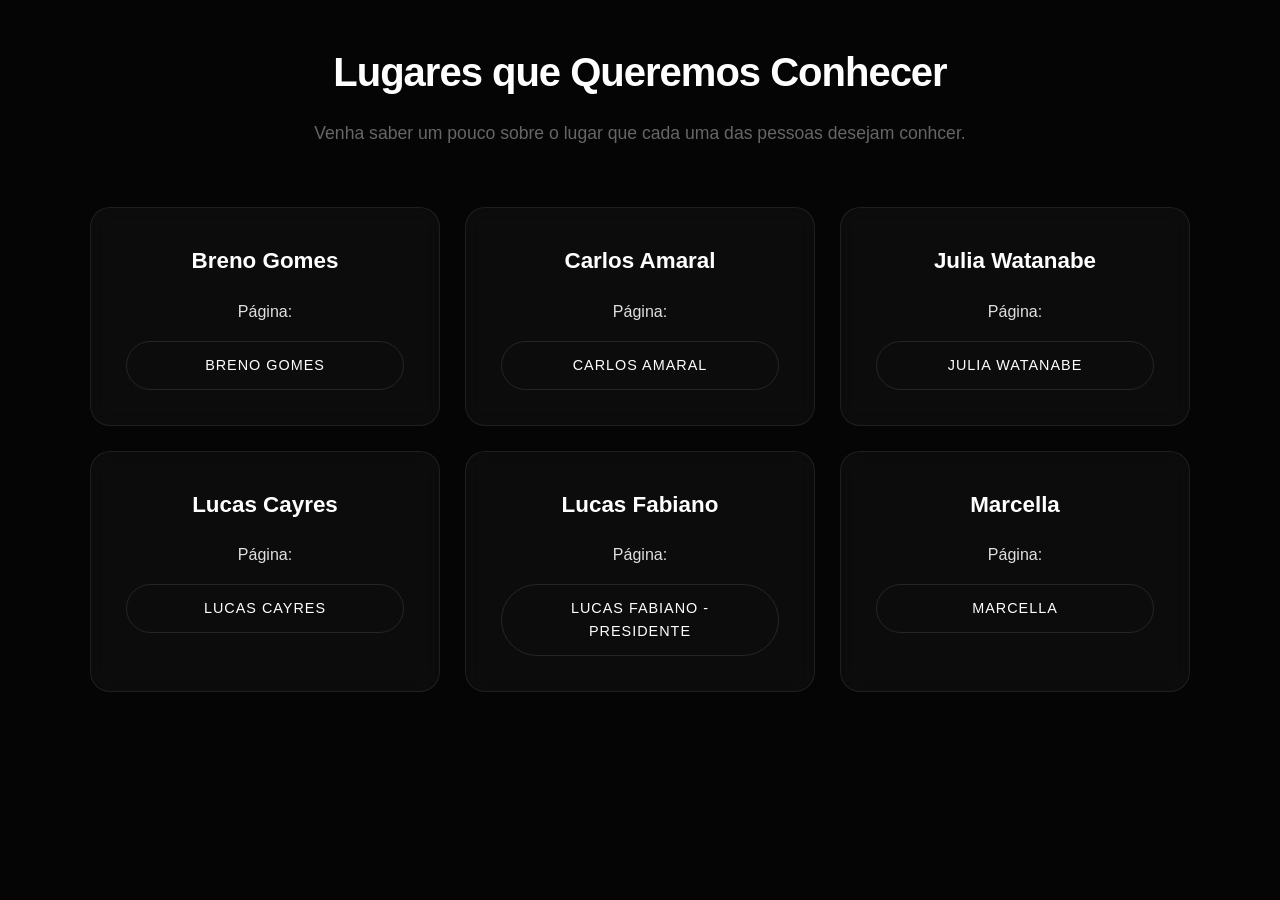
<file: index.html>
<head>
    <meta charset="UTF-8">
    <title>Lugar que quero conhecer</title>
    <link rel="stylesheet" href="style/style.css">
</head>
<body>

<header>
    <h1>Lugares que Queremos Conhecer</h1>
    <p>Venha saber um pouco sobre o lugar que cada uma das pessoas desejam conhcer.</p>
</header>

<main>
    <section>
        <h2>Breno Gomes</h2>
        <p>Página: <a href="pages/breno.html">Breno Gomes</a></p>
    </section>

    <section>
        <h2>Carlos Amaral</h2>
        <p>Página: <a href="pages/carlos.html">Carlos Amaral</a></p>
    </section>
    <section>
        <h2>Julia Watanabe</h2>
        <p>Página: <a href="pages/JuliaWatanabe.html">Julia Watanabe</a></p>
    </section>
    <section>
        <h2>Lucas Cayres</h2>
        <p>Página: <a href="pages/lucasCayres.html">Lucas Cayres</a></p>
    </section>
    <section >
        <h2>Lucas Fabiano</h2>
        <p>Página: <a href="pages/LucasFabiano.html">Lucas Fabiano - Presidente</a></p>
    </section>
    <section id="tut">
        <h2>Marcella</h2>
        <p>Página: <a href="pages/marcella.html">Marcella</a></p>
    </section>
</main>
</file>
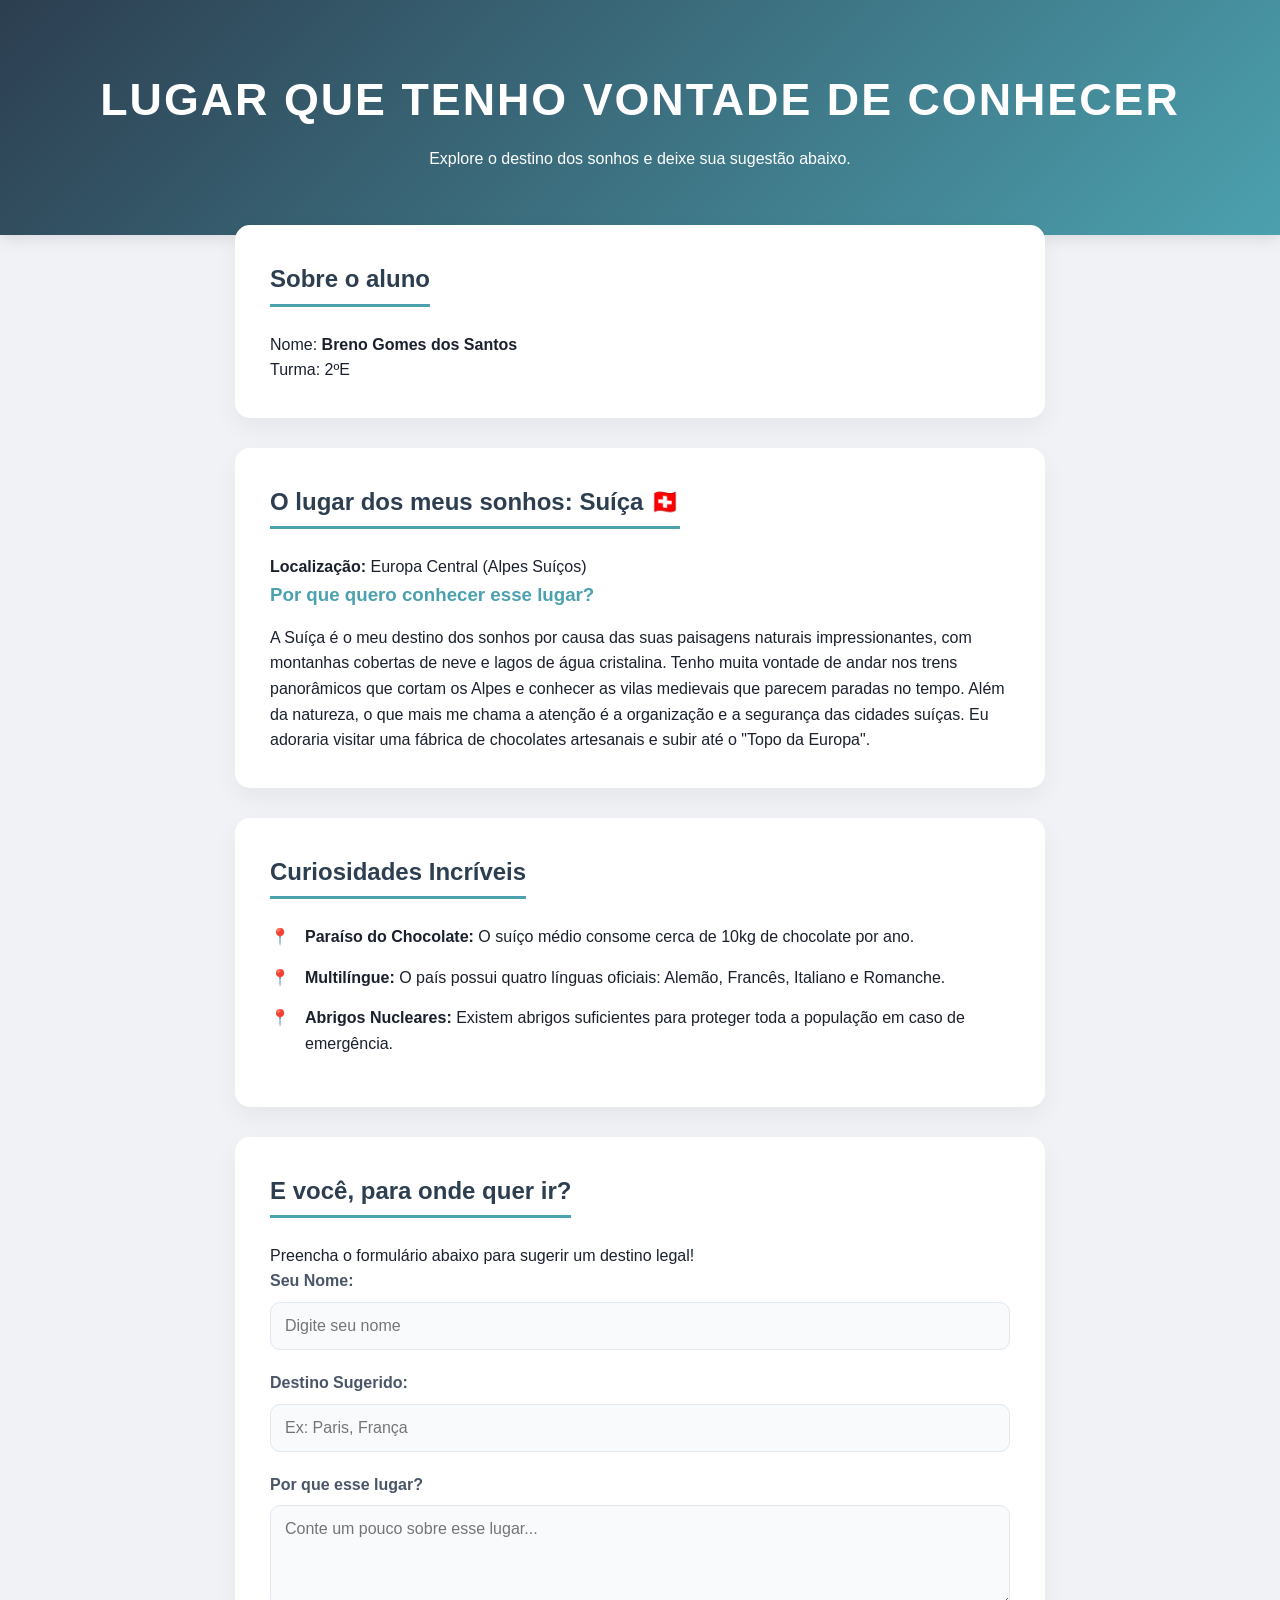
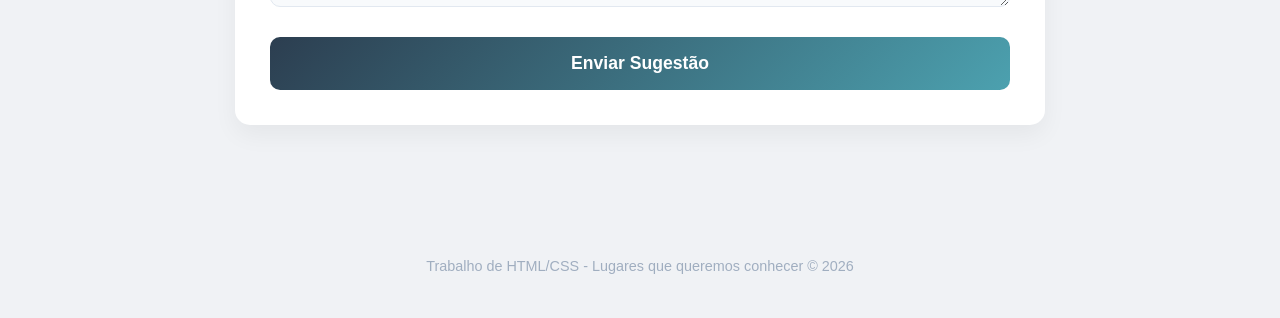
<file: pages/breno.html>
<!DOCTYPE html>
<html lang="pt-BR">
<head>
    <meta charset="UTF-8">
    <meta name="viewport" content="width=device-width, initial-scale=1.0">
    <title>Lugar que quero conhecer: Suíça</title>
    <link rel="stylesheet" href="../style/brenoo.css">
</head>
<body>

<header>
    <h1>Lugar que tenho vontade de conhecer</h1>
    <p>Explore o destino dos sonhos e deixe sua sugestão abaixo.</p>
</header>

<main>
    <section id="aluno">
        <h2>Sobre o aluno</h2>
        <p>Nome: <strong>Breno Gomes dos Santos</strong></p>
        <p>Turma: 2ºE</p>
    </section>

    <hr>

    <section id="lugar">
        <h2>O lugar dos meus sonhos: Suíça 🇨🇭</h2>
        <p><strong>Localização:</strong> Europa Central (Alpes Suíços)</p>
        
        <article>
            <h3>Por que quero conhecer esse lugar?</h3>
            <p>
                A Suíça é o meu destino dos sonhos por causa das suas paisagens naturais impressionantes, com montanhas cobertas de neve e lagos de água cristalina. 
                Tenho muita vontade de andar nos trens panorâmicos que cortam os Alpes e conhecer as vilas medievais que parecem paradas no tempo. 
                Além da natureza, o que mais me chama a atenção é a organização e a segurança das cidades suíças. 
                Eu adoraria visitar uma fábrica de chocolates artesanais e subir até o "Topo da Europa".
            </p>
        </article>
    </section>

    <section id="curiosidades">
        <h2>Curiosidades Incríveis</h2>
        <ul>
            <li><strong>Paraíso do Chocolate:</strong> O suíço médio consome cerca de 10kg de chocolate por ano.</li>
            <li><strong>Multilíngue:</strong> O país possui quatro línguas oficiais: Alemão, Francês, Italiano e Romanche.</li>
            <li><strong>Abrigos Nucleares:</strong> Existem abrigos suficientes para proteger toda a população em caso de emergência.</li>
        </ul>
    </section>

    <hr>

    <section id="contato">
        <h2>E você, para onde quer ir?</h2>
        <p>Preencha o formulário abaixo para sugerir um destino legal!</p>
        
        <form action="#" method="post">
            <div class="campo">
                <label for="nome-visitante">Seu Nome:</label>
                <input type="text" id="nome-visitante" name="nome-visitante" required placeholder="Digite seu nome">
            </div>

            <div class="campo">
                <label for="destino-sugerido">Destino Sugerido:</label>
                <input type="text" id="destino-sugerido" name="destino-sugerido" placeholder="Ex: Paris, França">
            </div>

            <div class="campo">
                <label for="motivo">Por que esse lugar?</label>
                <textarea id="motivo" name="motivo" rows="4" placeholder="Conte um pouco sobre esse lugar..."></textarea>
            </div>

            <button type="submit">Enviar Sugestão</button>
        </form>
    </section>
</main>

<footer>
    <p>Trabalho de HTML/CSS - Lugares que queremos conhecer &copy; 2026</p>
</footer>

</body>
</html>
</file>
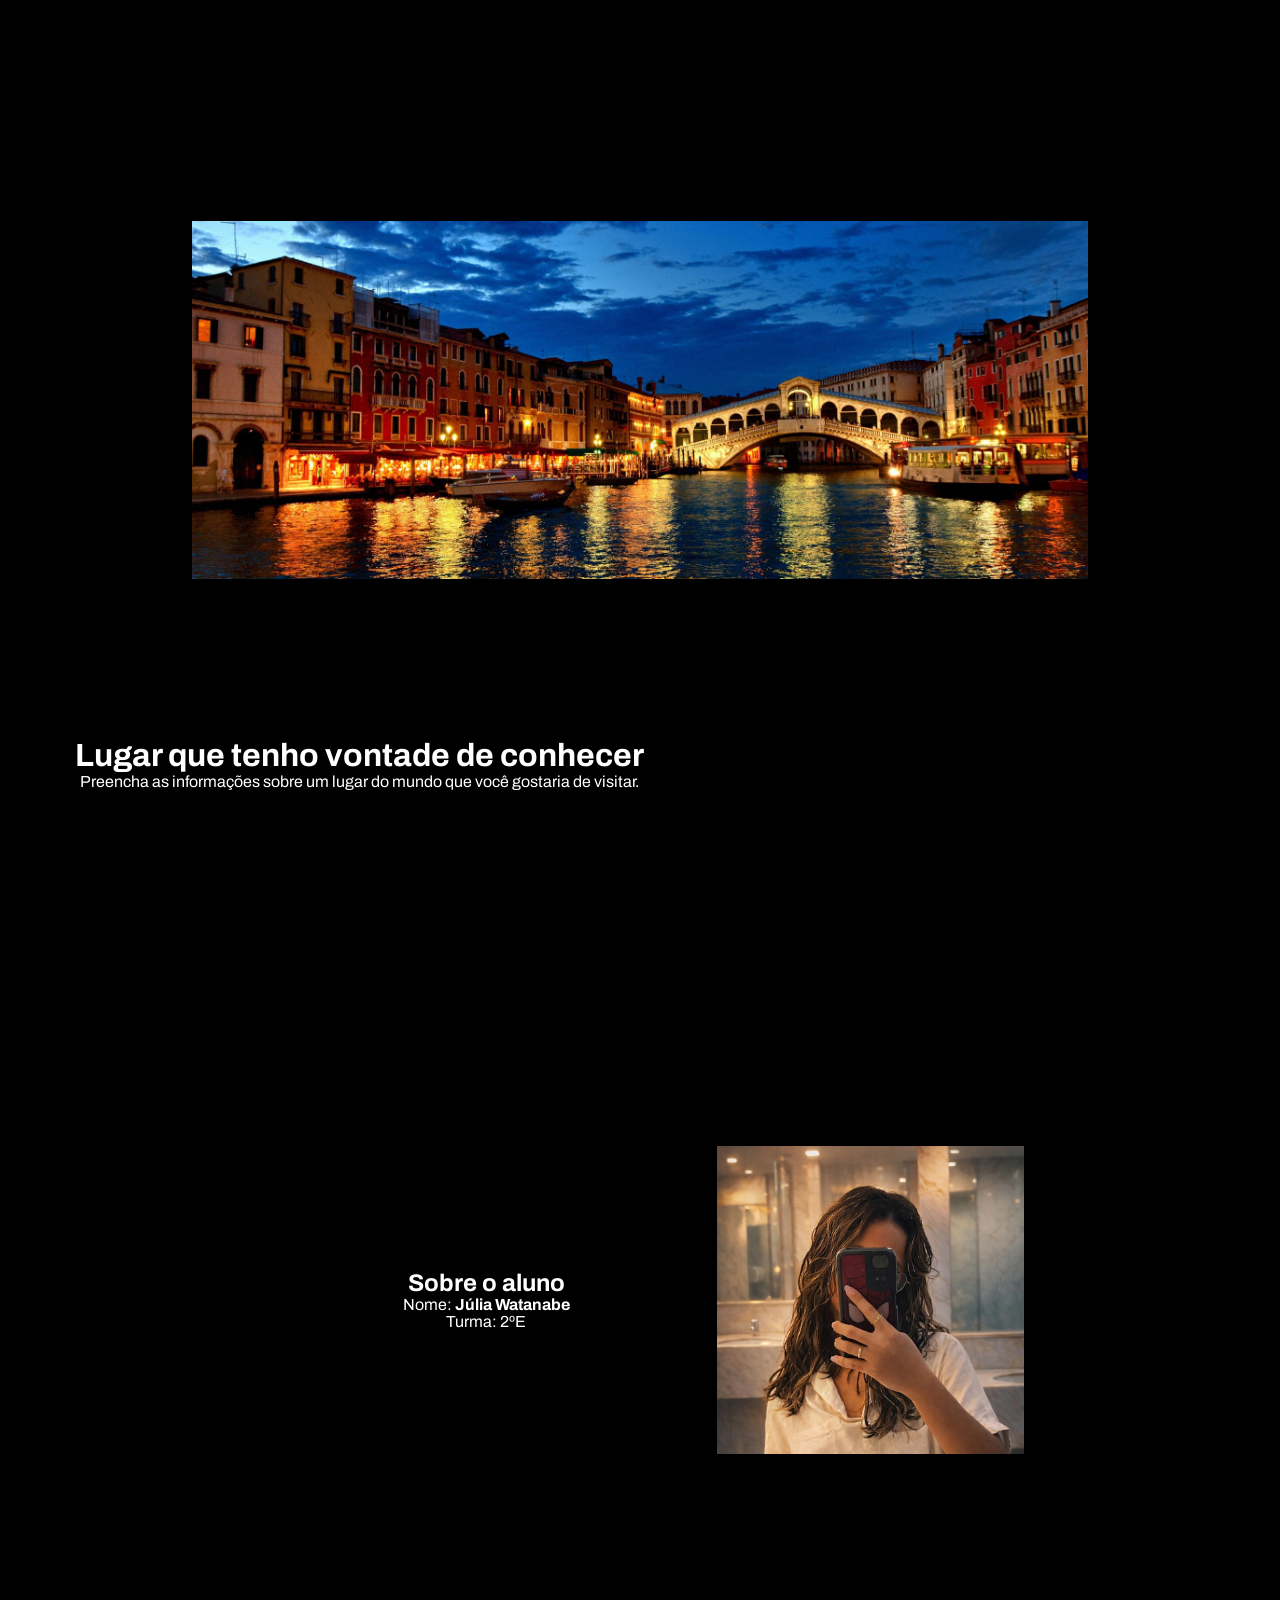
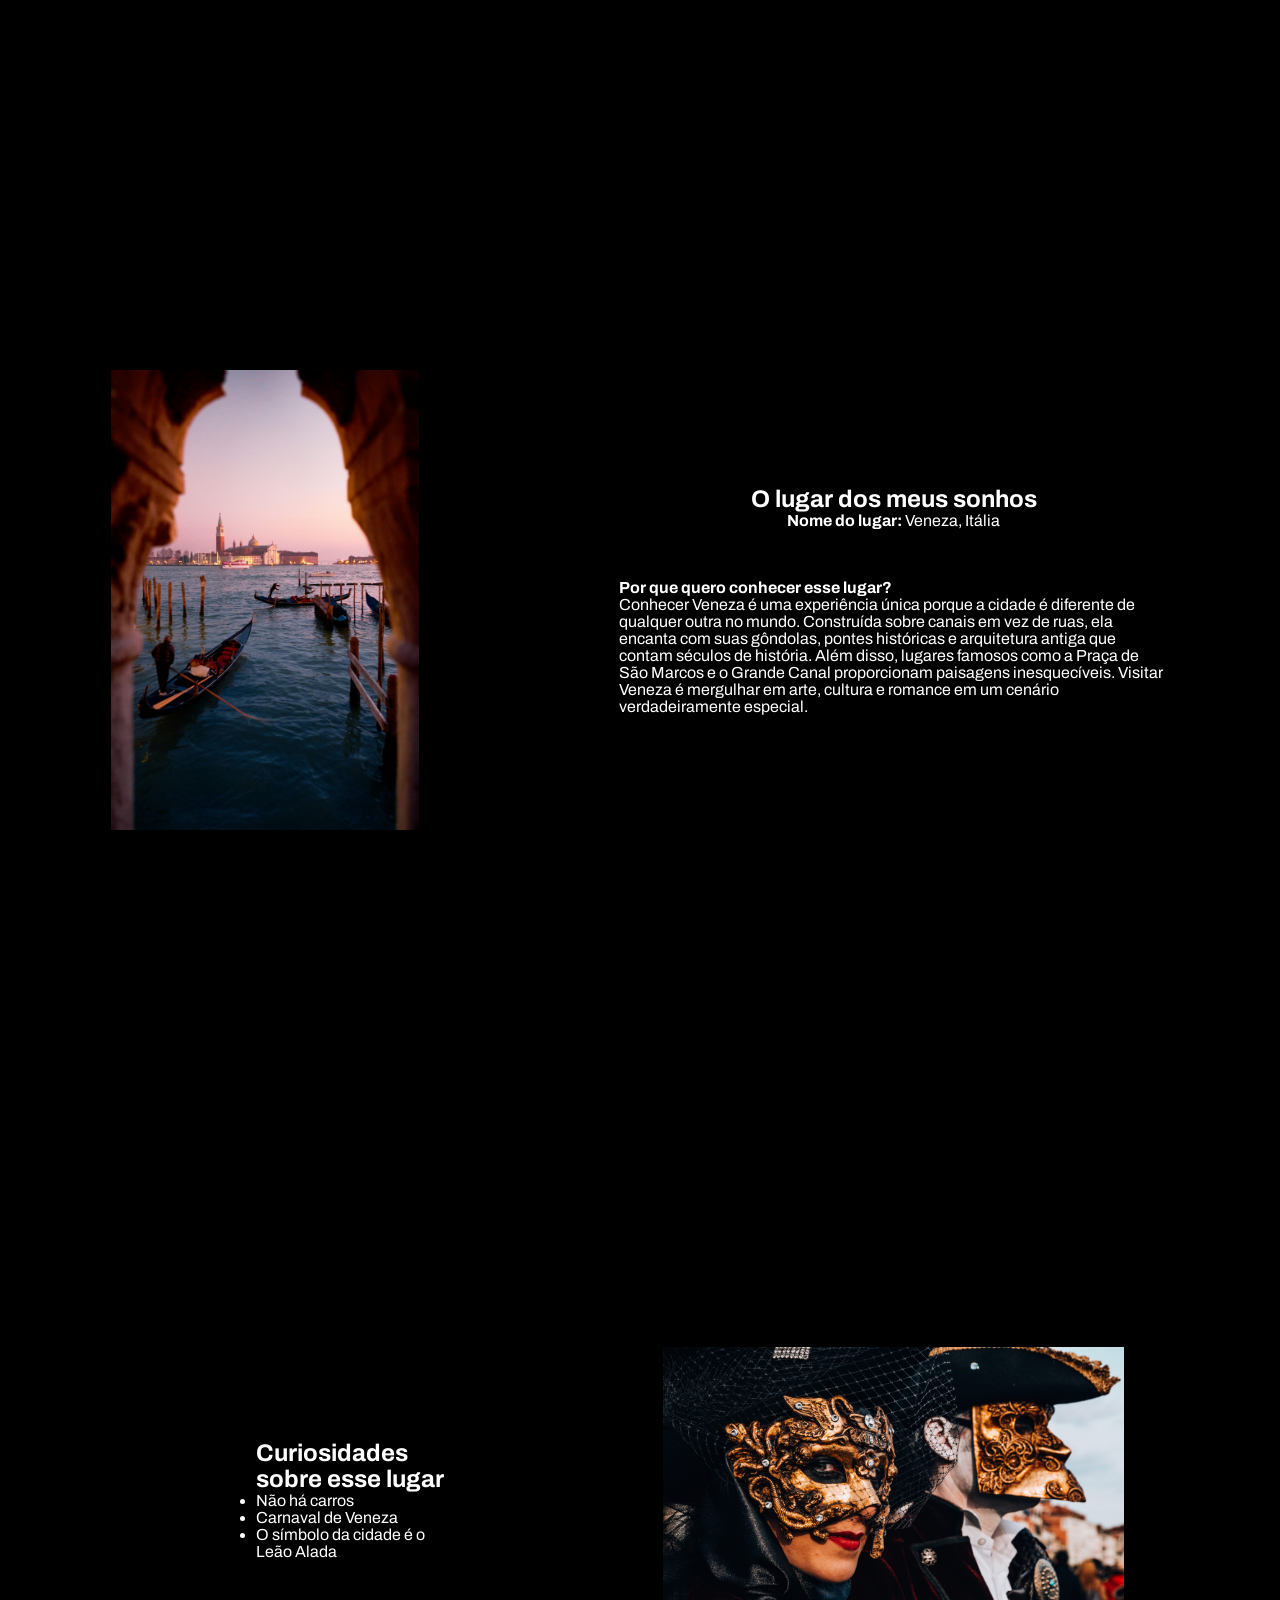
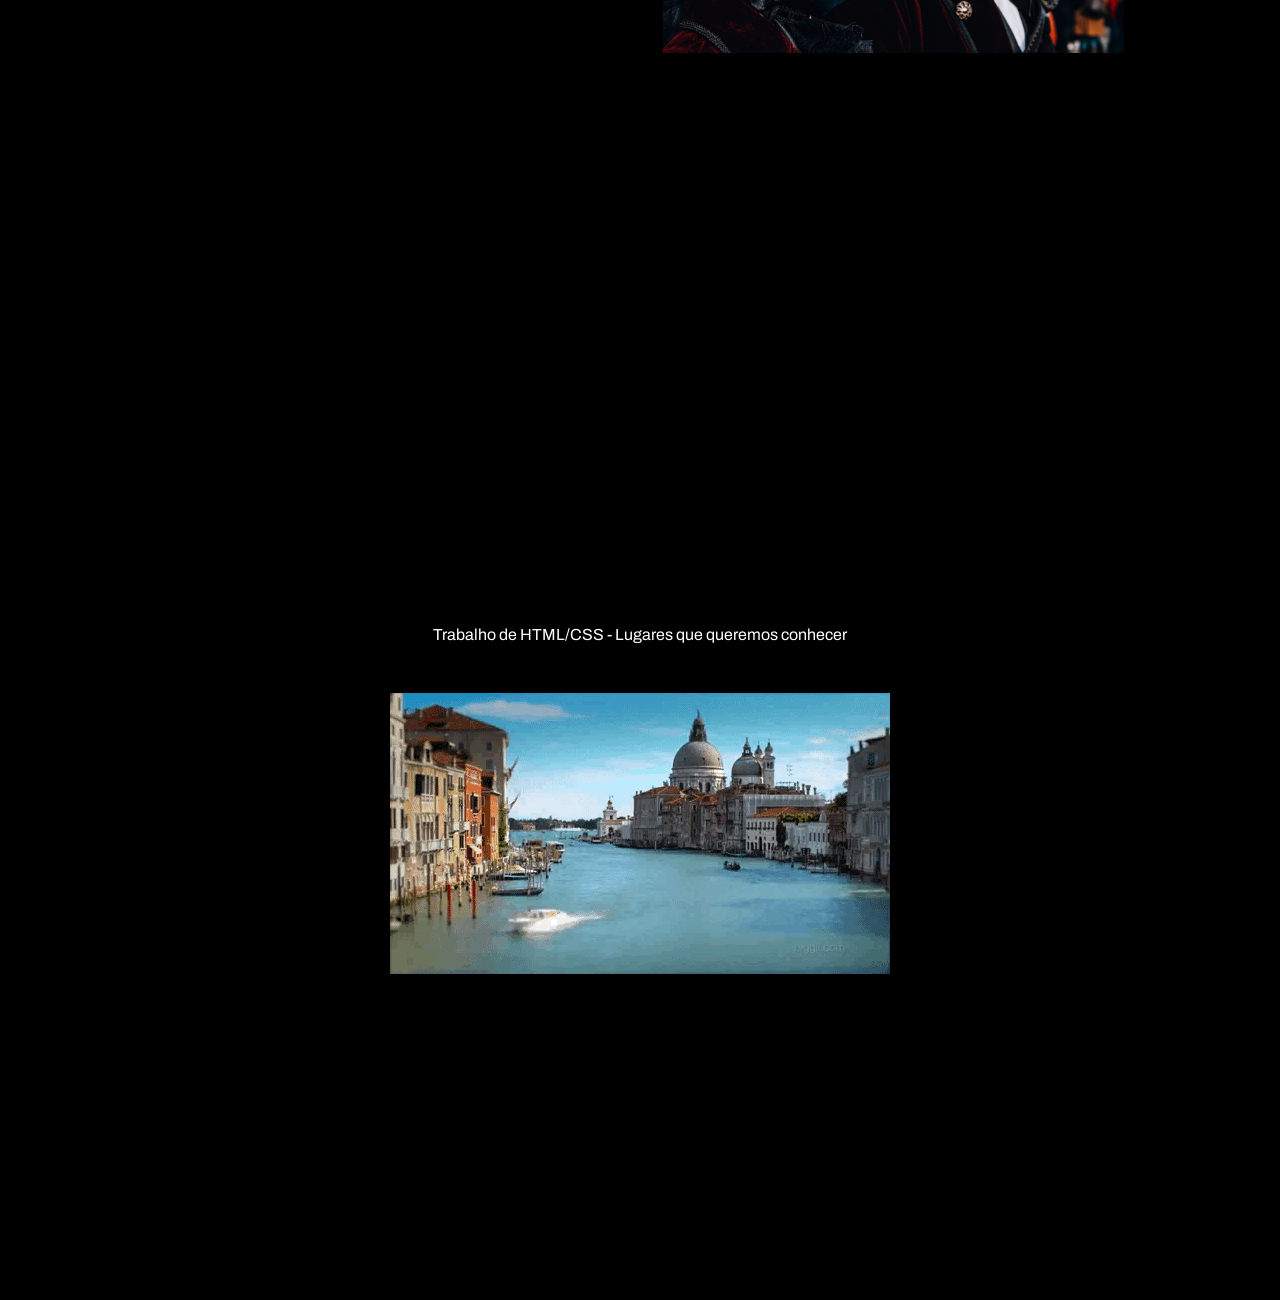
<file: pages/JuliaWatanabe.html>
<!DOCTYPE html>
<html lang="pt-br">
<head>
    <meta charset="UTF-8">
    <title>Lugar que quero conhecer</title>
    <link rel="stylesheet" href="../style/JuliaWatanabe.css">
</head>
<body>
    <div class="slide01">
        <header>
            <h1>Lugar que tenho vontade de conhecer</h1>
            <p>Preencha as informações sobre um lugar do mundo que você gostaria de visitar.</p>
        </header>
    </div>
    
    <div class="slides slide02">
        <section class="aluno">
            <h2>Sobre o aluno</h2>
            <p>Nome: <strong>Júlia Watanabe</strong></p>
            <p>Turma: 2ºE</p>
        </section>
        <img src="../assets/watanabe/watanabe.jpg">
    </div>
    
    <div class="slides slide03">
        <img src="../assets/watanabe/venice02.jpg">
        <section class="lugar">
            <h2>O lugar dos meus sonhos</h2>
            <p><strong>Nome do lugar: </strong>Veneza, Itália</p>
            <div>
                <p><strong>Por que quero conhecer esse lugar?</strong></p>
                <p>
                    Conhecer Veneza é uma experiência única porque a cidade é diferente de qualquer outra no mundo. Construída sobre canais em vez de ruas, ela encanta com suas gôndolas, pontes históricas e arquitetura antiga que contam séculos de história. Além disso, lugares famosos como a Praça de São Marcos e o Grande Canal proporcionam paisagens inesquecíveis. Visitar Veneza é mergulhar em arte, cultura e romance em um cenário verdadeiramente especial.
                </p>
            </div>
        </section>
    </div>
    
    <div class="slides slide04">
        <section class="curiosidades">
            <h2>Curiosidades sobre esse lugar</h2>
            <ul>
                <li>Não há carros</li>
                <li>Carnaval de Veneza</li>
                <li>O símbolo da cidade é o Leão Alada</li>
            </ul>
        </section>
        <img src="../assets/watanabe/venice03.jpg">
    </div>
    
    <footer>
        <p>Trabalho de HTML/CSS - Lugares que queremos conhecer</p>
        <img src="../assets/watanabe/venice04.gif">
    </footer>
</body>
</html>
</file>
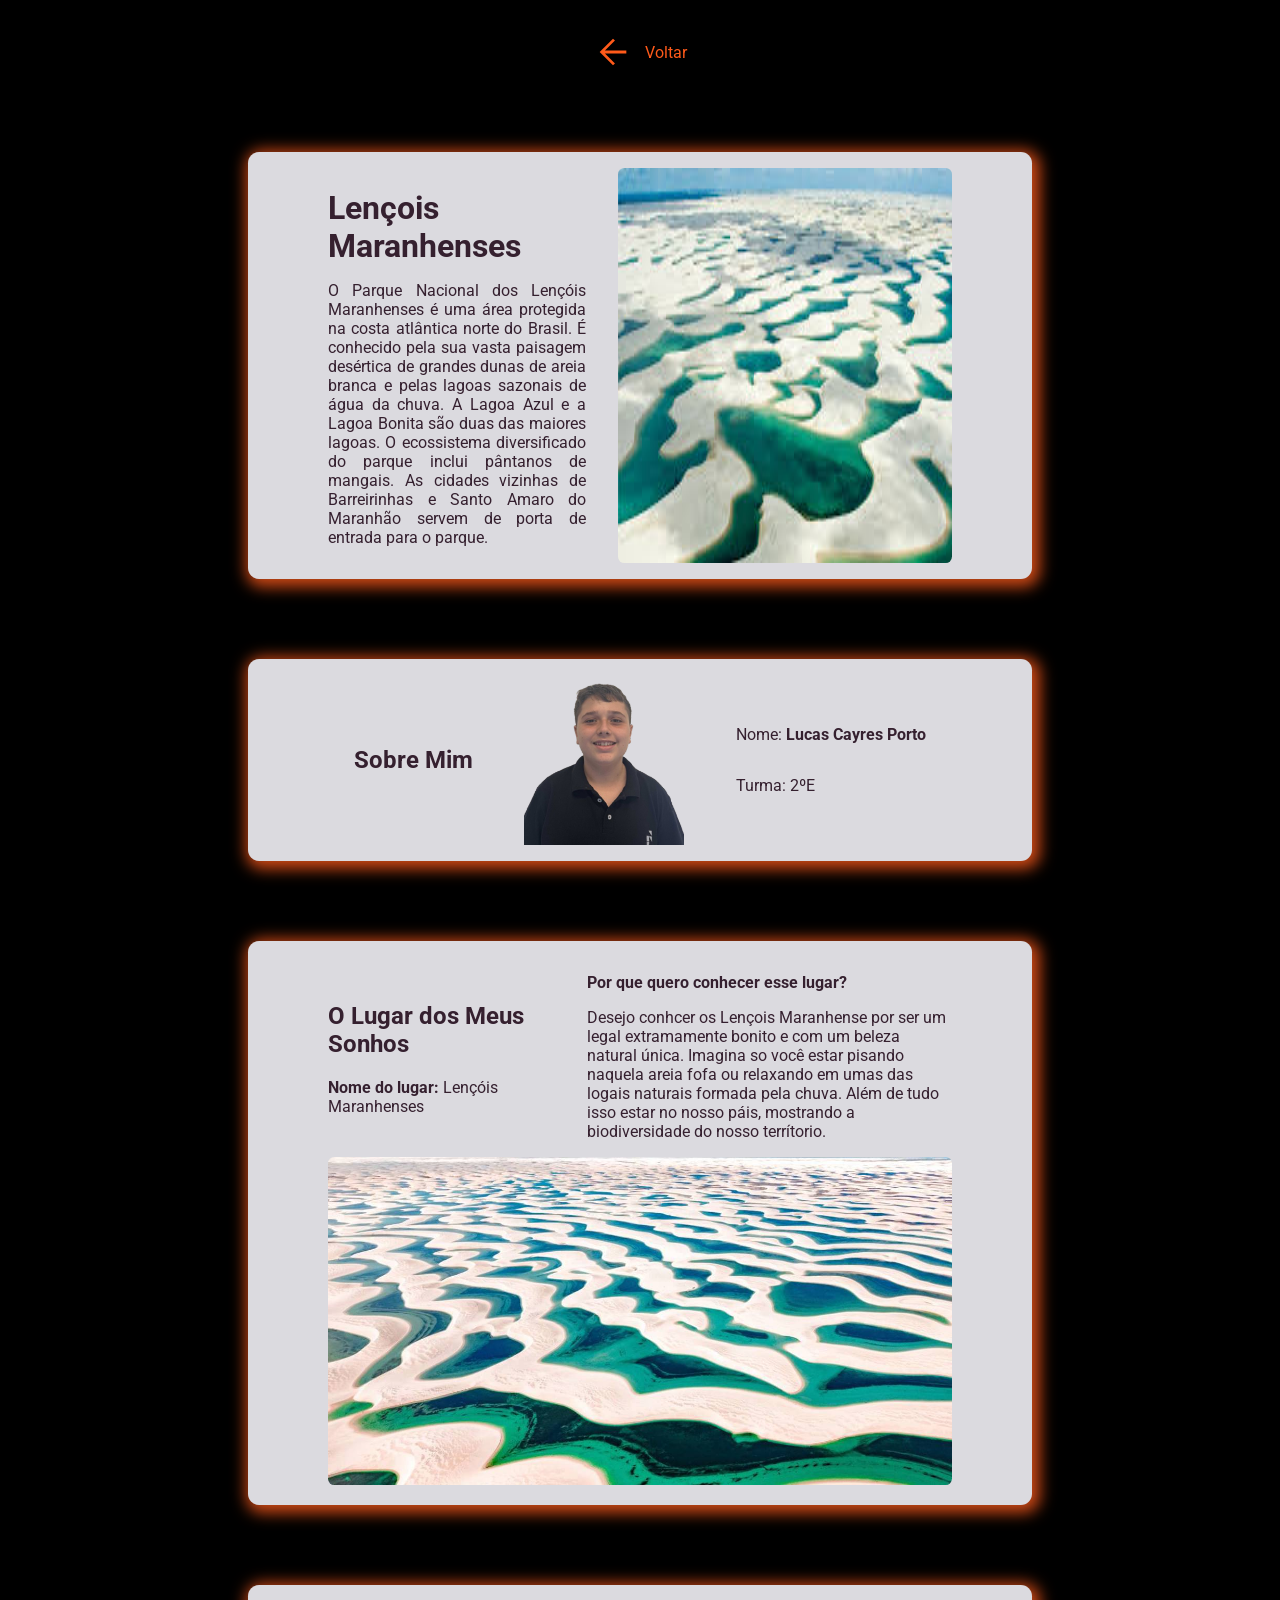
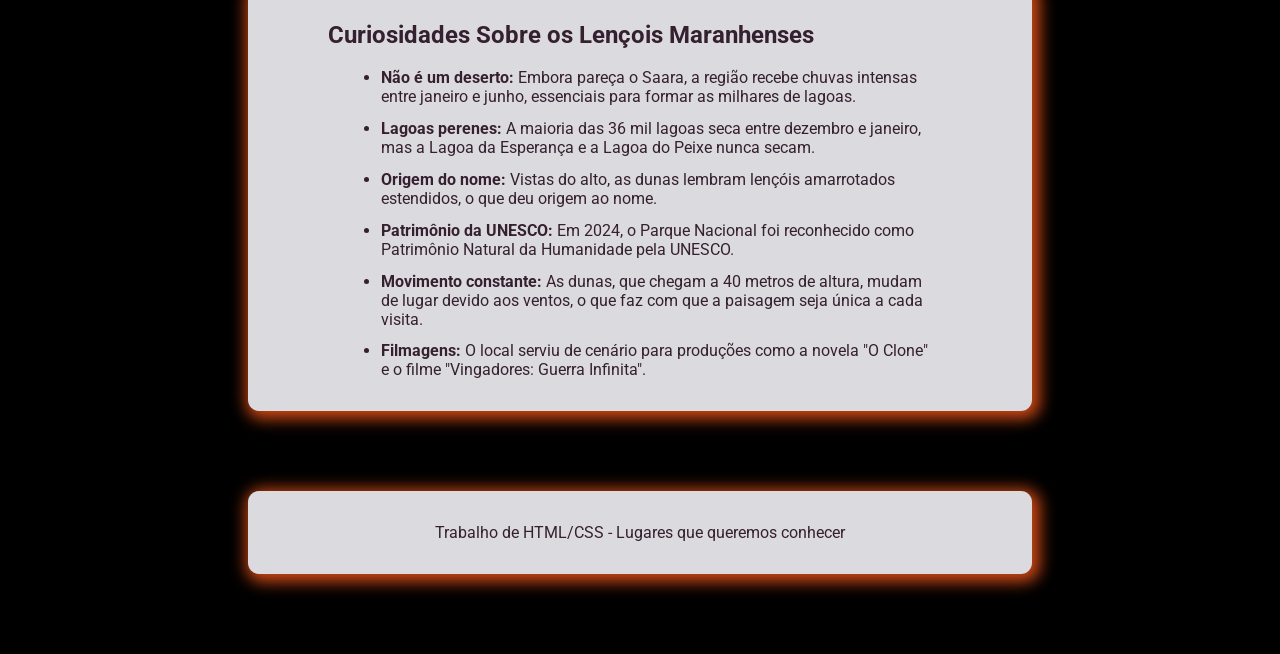
<file: pages/lucasCayres.html>
<!DOCTYPE html>
<html lang="pt-BR">

<head>
    <meta charset="UTF-8">
    <title>Lugar que quero conhecer - Lucas Cayres</title>
    <link rel="stylesheet" href="../style/lucasCayres.css">
</head>

<body>
    <a href="../index.html" id="voltarIndex">
        <img src="../assets/Icons/voltarLucasCayres.svg" alt="">
        Voltar
    </a>
    <header>
        <div>
            <h1>Lençois Maranhenses</h1>
            <p>O Parque Nacional dos Lençóis Maranhenses é uma área protegida na costa atlântica norte do Brasil. É
                conhecido pela sua vasta paisagem desértica de grandes dunas de areia branca e pelas lagoas sazonais de
                água da chuva. A Lagoa Azul e a Lagoa Bonita são duas das maiores lagoas. O ecossistema diversificado do
                parque inclui pântanos de mangais. As cidades vizinhas de Barreirinhas e Santo Amaro do Maranhão servem
                de porta de entrada para o parque.</p>
        </div>
        <img src="../assets/lucasCayres/lencoisMaranheses2.jpg" alt="">
    </header>

    <main>
        <section id="aluno">
            <h2>Sobre Mim</h2>
            <img src="../assets/lucasCayres/lucasCayres.png" alt="">
            <div>
                <p>Nome: <strong>Lucas Cayres Porto</strong></p>
                <p>Turma: 2ºE</p>
            </div>

        </section>

        <section id="lugar">
            <div>
                <div id="infosLugar1">
                    <h2>O Lugar dos Meus Sonhos</h2>
                    <p><strong>Nome do lugar:</strong> Lençóis Maranhenses</p>
                </div>
                <div id="infosLugar2"> 
                    <p><strong>Por que quero conhecer esse lugar?</strong></p>
                    <p>
                        Desejo conhcer os Lençois Maranhense por ser um legal extramamente bonito e com um beleza natural única.
                        Imagina so você estar pisando naquela areia fofa ou relaxando em umas das logais naturais formada pela
                        chuva. Além de tudo isso estar no nosso páis, mostrando a biodiversidade do nosso terrítorio.
                    </p>
                </div>
            </div>
            <img src="../assets/lucasCayres/lencoisMaranhenses.jpg" alt="">
        </section>

        <section id="curiosidades">
            <h2>Curiosidades Sobre os Lençois Maranhenses</h2>
            <ul>
                <li><strong>Não é um deserto:</strong> Embora pareça o Saara, a região recebe chuvas intensas entre
                    janeiro e junho, essenciais para formar as milhares de lagoas.</li>
                <li><strong>Lagoas perenes:</strong> A maioria das 36 mil lagoas seca entre dezembro e janeiro, mas a
                    Lagoa da Esperança e a Lagoa do Peixe nunca secam.</li>
                <li><strong>Origem do nome: </strong> Vistas do alto, as dunas lembram lençóis amarrotados estendidos, o
                    que deu origem ao nome.</li>
                <li><strong>Patrimônio da UNESCO:</strong> Em 2024, o Parque Nacional foi reconhecido como Patrimônio
                    Natural da Humanidade pela UNESCO.</li>
                <li><strong>Movimento constante:</strong> As dunas, que chegam a 40 metros de altura, mudam de lugar
                    devido aos ventos, o que faz com que a paisagem seja única a cada visita.</li>
                <li><strong>Filmagens:</strong> O local serviu de cenário para produções como a novela "O Clone" e o
                    filme "Vingadores: Guerra Infinita".</li>
            </ul>
        </section>
    </main>

    <footer>
        <p>Trabalho de HTML/CSS - Lugares que queremos conhecer</p>
    </footer>

</body>

</html>
</file>
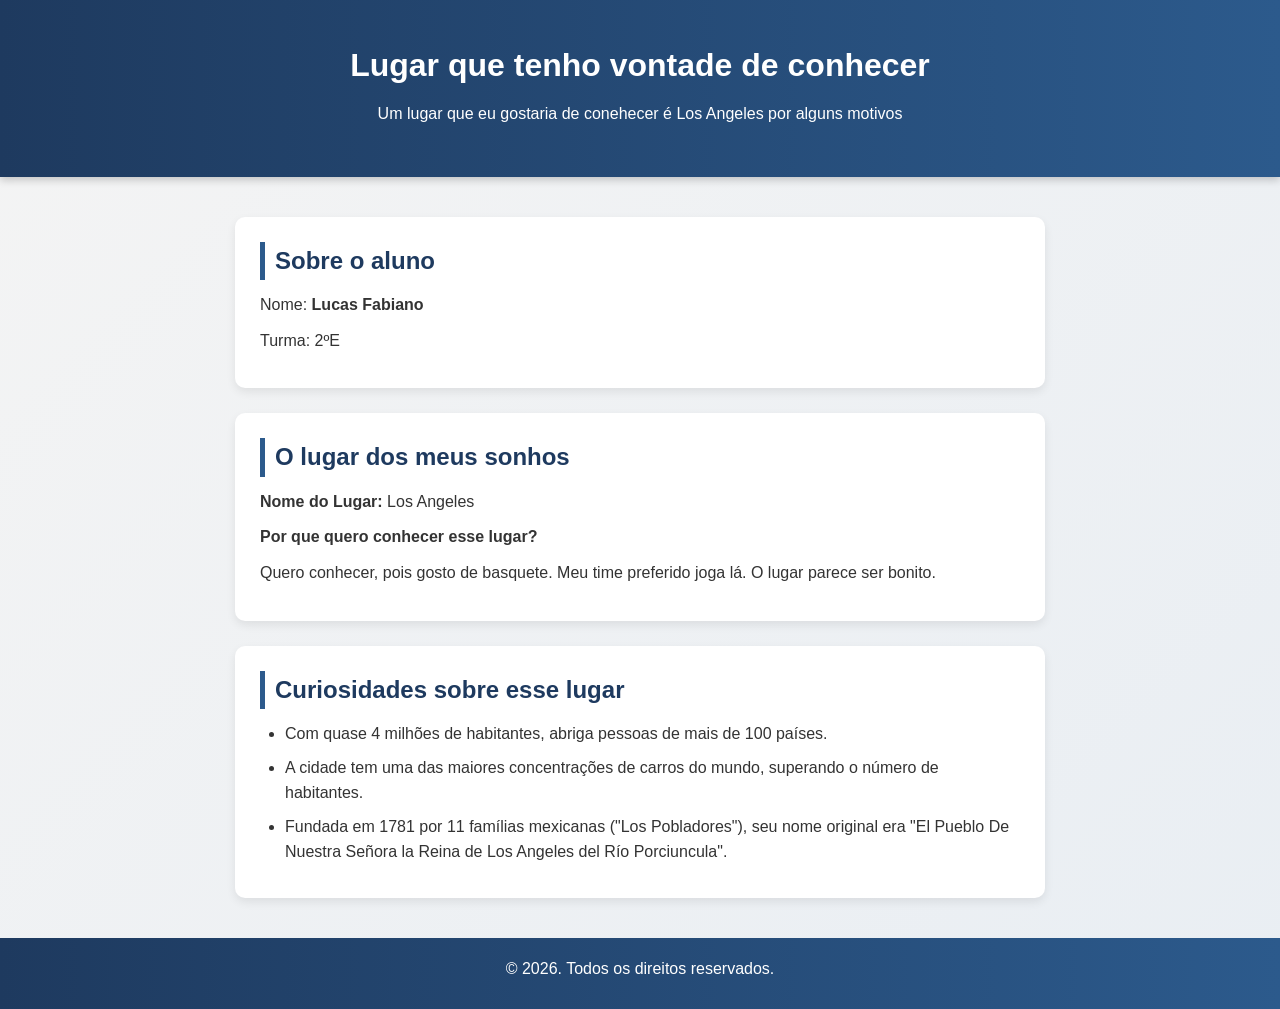
<file: pages/LucasFabiano.html>
<!DOCTYPE html>
<html lang="pt-BR">
<head>
    <meta charset="UTF-8">
    <title>Lugar que quero conhecer</title>
    <link rel="stylesheet" href="../style/LucasFabiano.css">
</head>
<body>

<header>
    <h1>Lugar que tenho vontade de conhecer</h1>
    <p>Um lugar que eu gostaria de conehecer é Los Angeles por alguns motivos</p>
</header>

<main>
    <section id="aluno">
        <h2>Sobre o aluno</h2>
        <p>Nome: <strong>Lucas Fabiano</strong></p>
        <p>Turma: 2ºE</p>
    </section>

    <section id="lugar">
        <h2>O lugar dos meus sonhos</h2>
        <p><strong>Nome do Lugar: </strong>Los Angeles</p>
        <p><strong>Por que quero conhecer esse lugar?</strong></p>
        <p>
             Quero conhecer, pois gosto de basquete.
             Meu time preferido joga lá.
             O lugar parece ser bonito.
        </p>
    </section>

    <section id="curiosidades">
        <h2>Curiosidades sobre esse lugar</h2>
        <ul>
            <li>Com quase 4 milhões de habitantes, abriga pessoas de mais de 100 países.</li>
            <li>A cidade tem uma das maiores concentrações de carros do mundo, superando o número de habitantes.</li>
            <li>Fundada em 1781 por 11 famílias mexicanas ("Los Pobladores"), seu nome original era "El Pueblo De Nuestra Señora la Reina de Los Angeles del Río Porciuncula".</li>
        </ul>
    </section>
</main>

<footer>
    <p>&copy; 2026. Todos os direitos reservados.</p>
</footer>
</body>
</html>
</file>
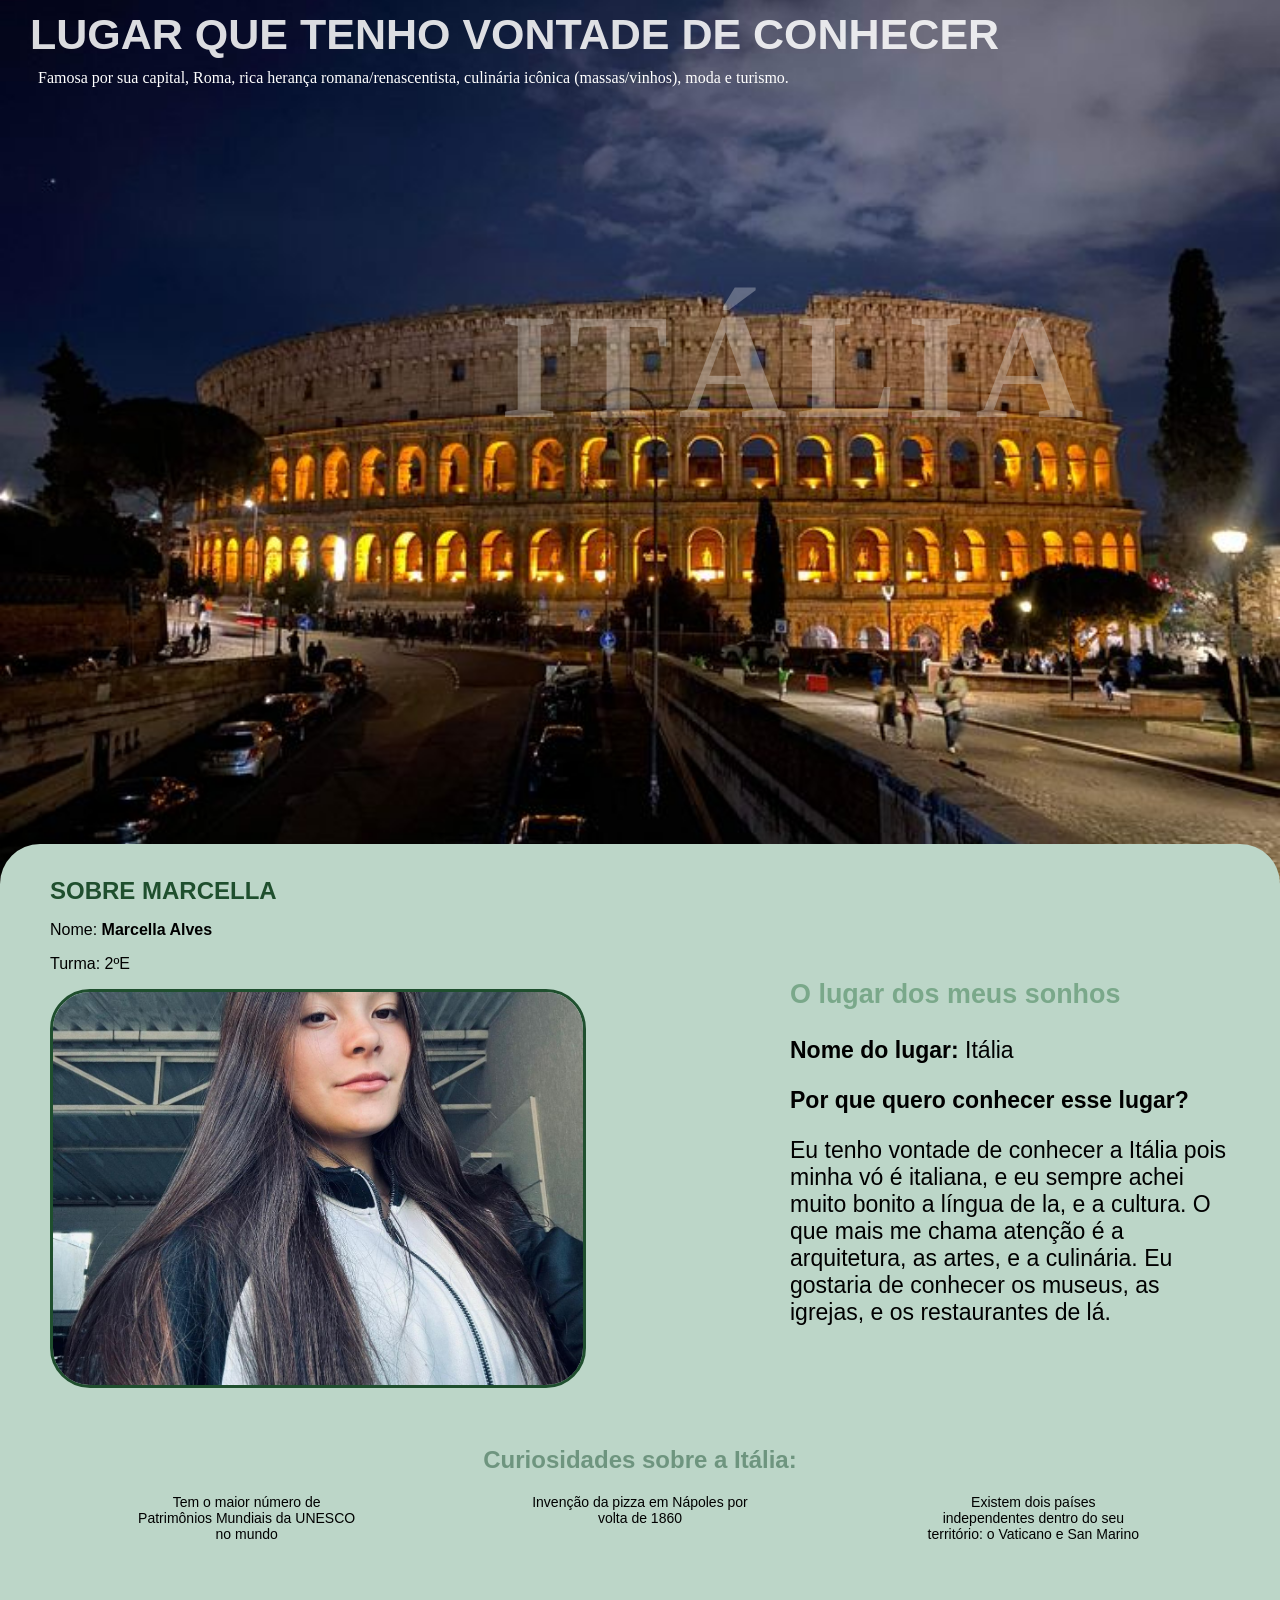
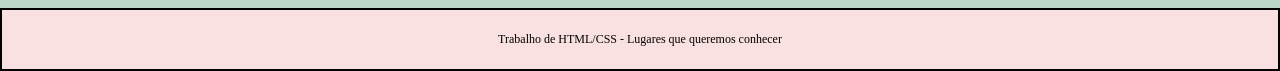
<file: pages/marcella.html>
<!DOCTYPE html>
<html lang="pt-BR">
<head>
    <meta charset="UTF-8">
    <title>Lugar que quero conhecer</title>
    <link rel="stylesheet" href="../style/marcella.css">
</head>
<body>
    <img class="img1" src="../assets/marcella/imagem1.jpg" alt="Imagem da Itália">
    <h1 class="cItalia">ITÁLIA</h1>
    
<header>
    <h1>LUGAR QUE TENHO VONTADE DE CONHECER</h1>
    <p>Famosa por sua capital, Roma, rica herança romana/renascentista, culinária icônica (massas/vinhos), moda e turismo.</p>
</header>

<main>
    <section class="main-sec">
        <article id="aluno">
            <h2 >SOBRE MARCELLA</h2>
            <p>Nome: <strong>Marcella Alves</strong></p>
            <p>Turma: 2ºE</p>
            <img class="imgEU" src="../assets/marcella/eu.jpeg" alt="">
        </article>
    
        <article id="lugar">
            <h1>O lugar dos meus sonhos</h1>
            <p><strong>Nome do lugar:</strong> Itália</p>
            <p><strong>Por que quero conhecer esse lugar?</strong></p>
            <p>
                Eu tenho vontade de conhecer a Itália pois minha vó é italiana, e eu sempre achei muito bonito a língua de la, e a cultura. O que mais me chama atenção é a arquitetura, as artes, e a culinária. Eu gostaria de conhecer os museus, as igrejas, e os restaurantes de lá. 
            </p>
        </article>
    
        <article id="curiosidades">
            <h2>Curiosidades sobre a Itália: </h2>
            <ul>
                <li>Tem o maior número de Patrimônios Mundiais da UNESCO no mundo</li>
                <li>Invenção da pizza em Nápoles por volta de 1860</li>
                <li>Existem dois países independentes dentro do seu território: o Vaticano e San Marino</li>
            </ul>
        </article>
    </section>
    
</main>

<footer>
    <p>Trabalho de HTML/CSS - Lugares que queremos conhecer</p>
</footer>

</body>
</html>
</file>
<file: style/style.css>
* {
    margin: 0;
    padding: 0;
    box-sizing: border-box;
    font-family: 'Inter', -apple-system, BlinkMacSystemFont, 'Segoe UI', Roboto, sans-serif;
}

body {
    background-color: #050505; 
    color: #e0e0e0;
    line-height: 1.6;
    display: flex;
    flex-direction: column;
    align-items: center;
    min-height: 100vh;
    padding: 40px 20px;
}

header {
    text-align: center;
    margin-bottom: 60px;
    max-width: 800px;
}

header h1 {
    font-size: 2.5rem;
    font-weight: 700;
    color: #ffffff;
    letter-spacing: -1px;
    margin-bottom: 15px;
}

header p {
    color: #666;
    font-size: 1.1rem;
}

main {
    display: grid;
    grid-template-columns: repeat(auto-fit, minmax(300px, 1fr));
    gap: 25px;
    width: 100%;
    max-width: 1100px;
}

section {
    background: rgba(255, 255, 255, 0.03); 
    border: 1px solid rgba(255, 255, 255, 0.08); 
    border-radius: 20px;
    padding: 35px;
    text-align: center;
    backdrop-filter: blur(10px); 
    
    
    transition: all 0.4s cubic-bezier(0.25, 1, 0.5, 1);
    cursor: default;
}
section p{
    display: flex;
    gap: 1rem;
    flex-direction: column;
}
section:hover {
    transform: translateY(-12px); 
    background: rgba(255, 255, 255, 0.06);
    border-color: rgba(255, 255, 255, 0.2);
    box-shadow: 0 20px 40px rgba(0, 0, 0, 0.4), 0 0 0 1px rgba(255, 255, 255, 0.1);
}

section h2 {
    color: #ffffff;
    font-size: 1.4rem;
    margin-bottom: 20px;
    font-weight: 600;
}

a {
    text-decoration: none; 
    color: #ffffff;
    font-size: 0.9rem;
    font-weight: 500;
    text-transform: uppercase;
    letter-spacing: 1px;
    
    padding: 12px 24px;
    border: 1px solid rgba(255, 255, 255, 0.1);
    border-radius: 50px;
    transition: all 0.3s ease;
    display: inline-block;
}

a:link, a:visited, a:hover, a:active {
    text-decoration: none;
}

a:hover {
    background: #ffffff;
    color: #000000;
    box-shadow: 0 0 20px rgba(255, 255, 255, 0.2);
}

footer {
    margin-top: 80px;
    padding: 20px;
    color: #444;
    font-size: 0.8rem;
    text-transform: uppercase;
    letter-spacing: 2px;
}
</file>
<file: style/brenoo.css>
* {
    margin: 0;
    padding: 0;
    box-sizing: border-box;
    font-family: 'Segoe UI', Roboto, Helvetica, Arial, sans-serif;
}

body {
    background-color: #f0f2f5;
    color: #1a202c;
    line-height: 1.6;
}

header {
    background: linear-gradient(135deg, #2c3e50, #4ca1af);
    color: white;
    text-align: center;
    padding: 4rem 1rem;
    box-shadow: 0 4px 15px rgba(0,0,0,0.1);
}

header h1 {
    font-size: 2.8rem;
    margin-bottom: 10px;
    text-transform: uppercase;
    letter-spacing: 2px;
}

main {
    max-width: 850px;
    margin: -30px auto 40px;
    padding: 20px;
}

section {
    background: white;
    margin-bottom: 30px;
    padding: 35px;
    border-radius: 15px;
    box-shadow: 0 10px 25px rgba(0,0,0,0.05);
}

h2 {
    color: #2c3e50;
    border-bottom: 3px solid #4ca1af;
    display: inline-block;
    padding-bottom: 5px;
    margin-bottom: 25px;
}

h3 {
    color: #4ca1af;
    margin-bottom: 15px;
}

ul {
    list-style: none;
}

ul li {
    margin-bottom: 15px;
    padding-left: 35px;
    position: relative;
}

ul li::before {
    content: "📍";
    position: absolute;
    left: 0;
}

form {
    display: flex;
    flex-direction: column;
    gap: 20px;
}

.campo {
    display: flex;
    flex-direction: column;
    gap: 8px;
}

label {
    font-weight: 600;
    color: #4a5568;
}

input, textarea {
    padding: 14px;
    border: 1px solid #e2e8f0;
    border-radius: 10px;
    font-size: 1rem;
    background-color: #f8fafc;
    transition: all 0.3s ease;
}

input:focus, textarea:focus {
    border-color: #4ca1af;
    background-color: white;
    box-shadow: 0 0 0 3px rgba(76, 161, 175, 0.2);
    outline: none;
}

button {
    background: linear-gradient(135deg, #2c3e50, #4ca1af);
    color: white;
    padding: 16px;
    border: none;
    border-radius: 10px;
    font-size: 1.1rem;
    font-weight: bold;
    cursor: pointer;
    transition: transform 0.2s, box-shadow 0.2s;
    margin-top: 10px;
}

button:hover {
    transform: translateY(-2px);
    box-shadow: 0 5px 15px rgba(44, 62, 80, 0.3);
}

hr {
    display: none;
}

footer {
    text-align: center;
    padding: 40px;
    color: #a0aec0;
    font-size: 0.9rem;
}

@media (max-width: 600px) {
    header h1 {
        font-size: 2rem;
    }
}
</file>
<file: style/JuliaWatanabe.css>
@import url('https://fonts.googleapis.com/css2?family=Archivo:ital,wght@0,100..900;1,100..900&family=Poppins:wght@200;400;600&display=swap');

::-webkit-scrollbar {display: none;}

* {
    margin: 0;
    padding: 0;
    box-sizing: border-box;
}

body {
    background: #000;
    color: #fff;
    font-family: 'Archivo';

    width: 100vw;
}

header, section, footer, .slides{
    display: flex;
    flex-direction: column;
    align-items: center;
    justify-content: center;
    

    height: 100vh; width: 60vw;
    margin: 0 auto;

}

header {
    position: absolute;
    bottom: 60px; left: 75px;
    width: auto; height: auto;
}

.slide01 {
    background: url(../assets/watanabe/venice01.jpg) center/70% no-repeat;
    margin-top: -50px;
    height: 100vh;
    position: relative;
}

.slides {
    flex-direction: row;
}

.slides img {
    width: 40%;
}

.slide03 {
    gap: 200px;
}

.lugar div {
    margin-top: 50px;
    width: 550px;
}

.slide04 img {
    width: 60%;
    margin-right: -100px;
}

.curiosidades {
    width: 1000px;
    margin-right: 200px;
}

footer img {
    margin-top: 50px;
}
</file>
<file: style/lucasCayres.css>
@import url('https://fonts.googleapis.com/css2?family=Roboto:wght@400;700&display=swap');

* {
    font-family: 'Roboto', sans-serif;
    box-sizing: border-box;
    color: #35202F;
}
body {
    background-color: #000000;
}
header, main section, footer{
    background-color: #DBDADF;
    border-radius: 0.7rem;
    padding: 1rem 5rem;
    margin: 5rem 15rem;
    box-shadow: 3px 3px 15px 5px rgba(255, 90, 26, 0.8);
    transition: transform 1s ease, box-shadow 0.3s ease;
}

header:hover, main section:hover, footer:hover{
  transform: translateY(-10px);
  transition: transform 1s cubic-bezier(0.175, 0.885, 0.32, 1.275);
  box-shadow: 3px 3px 15px 5px rgba(255, 90, 26, 1);
}

#voltarIndex {
    display: flex; 
    color: #FF5A1A;
    align-items: center;
    justify-content: center;
    margin-top: 2rem;
    gap: 0.8rem;
    text-decoration: none; 
}
a:link, a:visited, a:hover, a:active {
    text-decoration: none; 
}
/* Estilizar o Header */
header {
    display: flex;
    justify-content: space-around;
    gap: 2rem;
}
header div{
    display: flex;
    flex-direction: column;
    gap: 0;
    align-items: center;
    width: 30rem;
}
header div h1{
    margin-bottom: 0;
}
header div p{
    text-align: justify;
}
header img {
    width: 23rem;
    border-radius: 0.4rem;
}

/* Estilizando a primeira section da main */

#aluno{
    justify-content: space-around;
    align-items: center;
    display: flex;
}
#aluno img{
    width: 10rem;
}
#aluno div {
    display: flex;
    flex-direction: column;
}

/* Estilizando a segunda section */

#lugar>div{
    display: flex;
    justify-content: space-around;
    gap: 1rem;
    align-items: center;
}

#infosLugar1{
    width: 40%;
}
#infosLugar2{
    width: 60%;
}
#lugar img {
    width: 100%;
    border-radius: 0.4rem;

}

/* Estilização da ultima seção da main */
#curiosidades li {
    margin: 0.8rem;
}

/* estilização do footer */
footer {
    text-align: center;
}
</file>
<file: style/LucasFabiano.css>
* {
    margin: 0;
    padding: 0;
    box-sizing: border-box;
}
body {
    font-family: Arial, Helvetica, sans-serif;
    background: linear-gradient(135deg, #f4f4f4, #e9eef3);
    color: #333;
    line-height: 1.6;
}
header {
    background: linear-gradient(90deg, #1e3a5f, #2c5a8c);
    color: white;
    text-align: center;
    padding: 40px 20px;
    box-shadow: 0 3px 8px rgba(0,0,0,0.2);
}
header h1 {
    margin-bottom: 10px;
    font-size: 2rem;
}
main {
    max-width: 850px;
    margin: 40px auto;
    padding: 0 20px;
}
section {
    background-color: white;
    padding: 25px;
    margin-bottom: 25px;
    border-radius: 10px;
    box-shadow: 0 4px 10px rgba(0,0,0,0.08);
    transition: transform 0.2s ease, box-shadow 0.2s ease;
}
section:hover {
    transform: translateY(-4px);
    box-shadow: 0 6px 14px rgba(0,0,0,0.12);
}
h2 {
    margin-bottom: 12px;
    color: #1e3a5f;
    border-left: 5px solid #2c5a8c;
    padding-left: 10px;
}
p {
    margin-bottom: 10px;
}
ul {
    padding-left: 25px;
}
li {
    margin-bottom: 8px;
}
footer {
    background: linear-gradient(90deg, #1e3a5f, #2c5a8c);
    color: white;
    text-align: center;
    padding: 18px;
    margin-top: 40px;
}
</file>
<file: style/marcella.css>
/* RESET */
body{
    margin:0;
    background:#1e1e1e;
}

/* IMAGEM DO TOPO */
.img1{
    width:100%;
    height:100vh;
    object-fit:cover;
}

/* ITALIA GRANDE SOBRE A IMAGEM */
.cItalia{
    position:absolute;
    top:280px;
    left:500px;
    font-size:150px;
    color:rgba(255, 255, 255, 0.281);
    margin:0;
    letter-spacing:10px;
}

/* HEADER */
header{
    position:absolute;
    top:80px;
    left:80px;
    color:white;
}

header h1{
    font-size:43px;
    margin:0;
    margin-top: -70px;
    margin-left: -50px;
    font-family: Arial, Helvetica, sans-serif;
    color: rgba(255, 255, 255, 0.86);
}

header p{
    margin-top:10px;
    font-size:16px;
    margin-left: -42px;
}

.main-sec{
    background:#bcd6c8;
    border-radius:40px 40px 0 0;
    padding:50px;
    margin-top:-60px;
    position:relative;
    z-index:2;
}

main{
    font-family: Arial, Helvetica, sans-serif;
}

/* SOBRE */
#aluno h2{
    color:#1f4f2e;
    margin-bottom:2px;
    margin-top: -17px;
}

/* LUGAR */
#lugar{
    margin-top:-440px;
    margin-left: 740px;
    font-size: 23px;
    max-width:600px;
}

#lugar h1{
    color:#7aa88a;
}

.imgEU{
    width: 530px;
    border-radius: 40px;
    border: 3px solid #1f4f2e;
}

/* CURIOSIDADES */
#curiosidades{
    text-align:center;
    margin-top:120px;
}

#curiosidades h2{
    color:#3c6a4f9a;
}

#curiosidades ul{
    list-style:none;
    display:flex;
    justify-content:space-around;
    padding:0;
    margin-top:20px;
}

#curiosidades li{
    width:220px;
    font-size:14px;
}

/* RODAPÉ */
footer{
    background:#f9e1e1;
    text-align:center;
    padding:10px;
    font-size:12px;
    border: 2px solid #000000;
}
</file>
